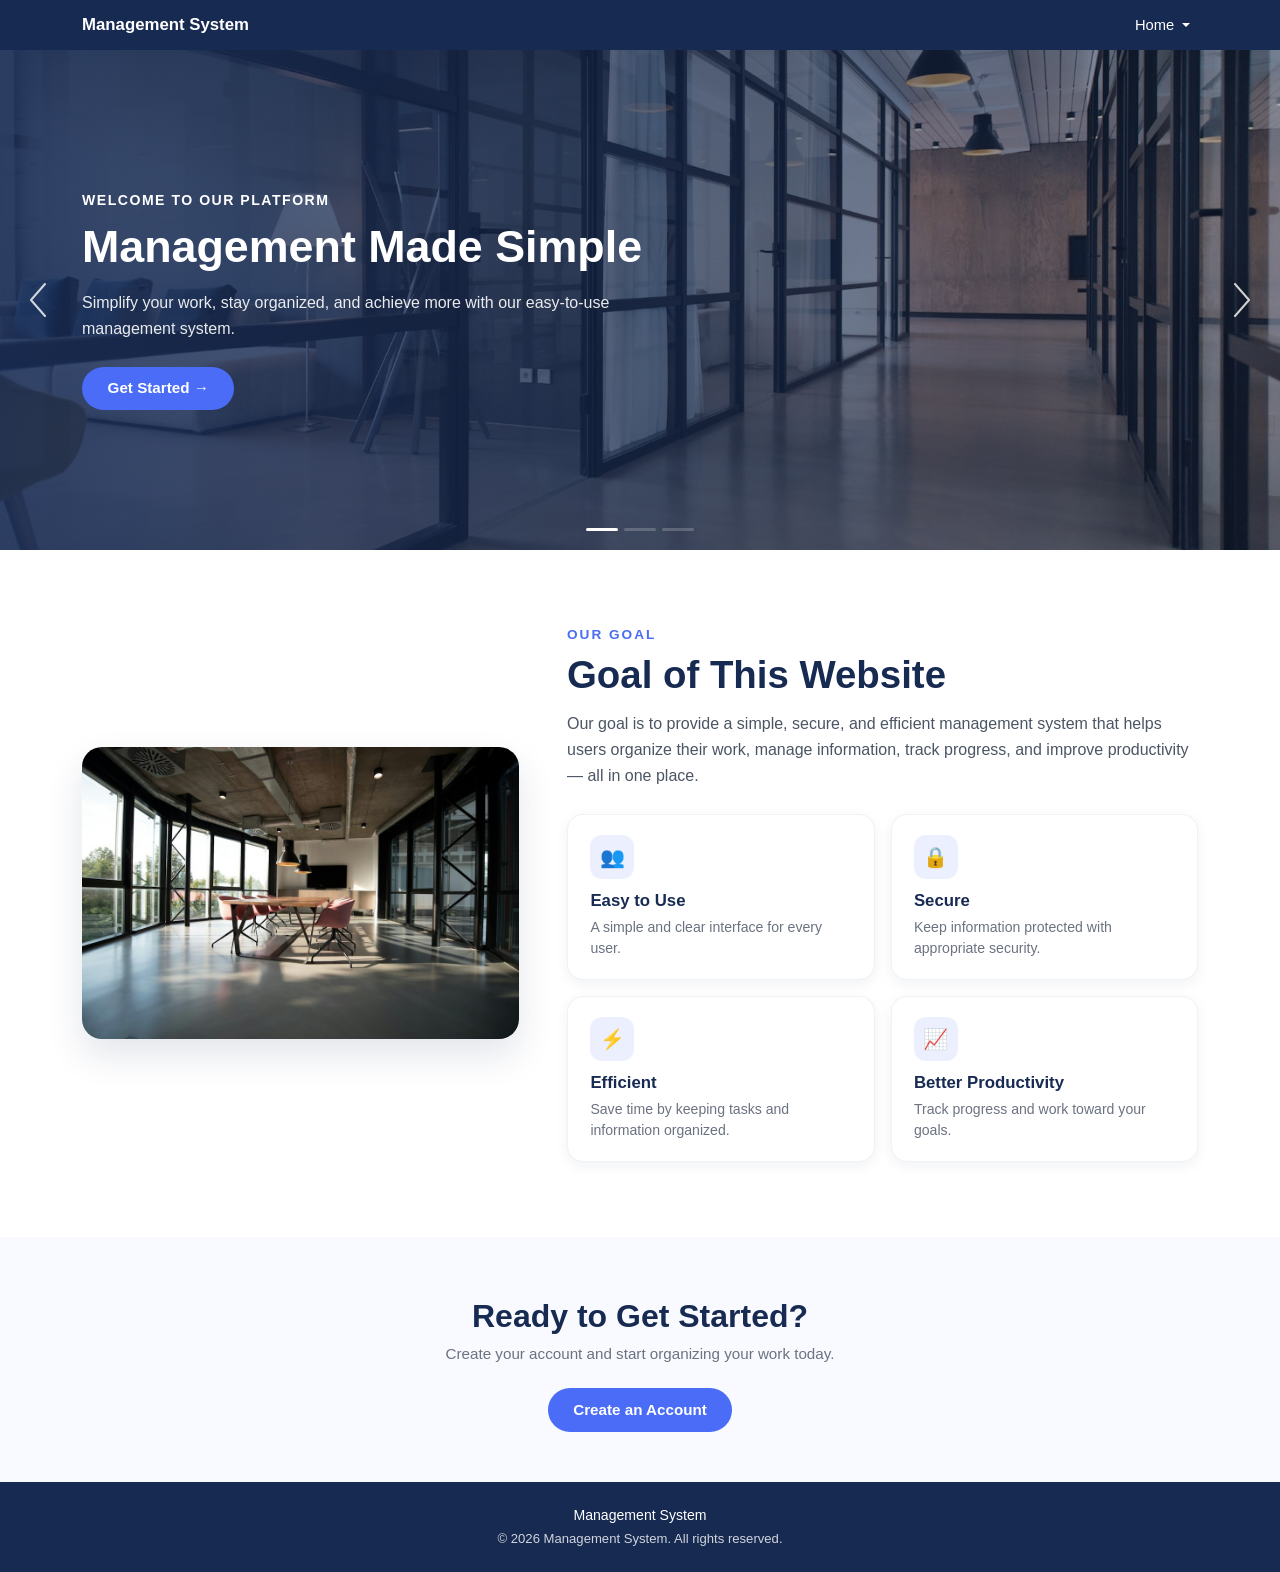
<file: index.html>
<!DOCTYPE html>
<html lang="en">
<head>
  <meta charset="UTF-8">
  <meta name="viewport" content="width=device-width, initial-scale=1">
  <title>Management System</title>
  <link href="https://cdn.jsdelivr.net/npm/bootstrap@5.3.3/dist/css/bootstrap.min.css" rel="stylesheet">
  <link rel="stylesheet" href="css/style.css">
</head>
<body class="page-index">

  <nav class="navbar navbar-expand fixed-top">
    <div class="container">
      <a class="navbar-brand" href="index.html">Management System</a>
      <ul class="navbar-nav ms-auto">
        <li class="nav-item dropdown">
          <a class="nav-link dropdown-toggle" href="#" role="button" data-bs-toggle="dropdown" aria-expanded="false">Home</a>
          <ul class="dropdown-menu dropdown-menu-end">
            <li><a class="dropdown-item" href="login.html">Login</a></li>
            <li><a class="dropdown-item" href="#">Sign Up</a></li>
            <li><a class="dropdown-item" href="#">Help</a></li>
          </ul>
        </li>
      </ul>
    </div>
  </nav>

  <!-- Carousel -->
  <div id="heroCarousel" class="carousel slide" data-bs-interval="false" data-bs-touch="true">
    <div class="carousel-indicators">
      <button type="button" data-bs-target="#heroCarousel" data-bs-slide-to="0" class="active" aria-current="true" aria-label="Slide 1"></button>
      <button type="button" data-bs-target="#heroCarousel" data-bs-slide-to="1" aria-label="Slide 2"></button>
      <button type="button" data-bs-target="#heroCarousel" data-bs-slide-to="2" aria-label="Slide 3"></button>
    </div>

    <div class="carousel-inner">
      <div class="carousel-item active" style="background-image:url('images/photo1.jpg')">
        <div class="hero-caption"><div class="container">
          <div class="eyebrow">Welcome to our platform</div>
          <h1>Management Made Simple</h1>
          <p>Simplify your work, stay organized, and achieve more with our easy-to-use management system.</p>
          <a href="login.html" class="btn btn-pill">Get Started &rarr;</a>
        </div></div>
      </div>
      <div class="carousel-item" style="background-image:url('images/photo2.jpg')">
        <div class="hero-caption"><div class="container">
          <div class="eyebrow">Work together</div>
          <h1>Better Team Collaboration</h1>
          <p>Keep your team connected, organize responsibilities, and manage tasks in one convenient place.</p>
          <a href="#goal" class="btn btn-pill">Join Us &rarr;</a>
        </div></div>
      </div>
      <div class="carousel-item" style="background-image:url('images/photo3.jpg')">
        <div class="hero-caption"><div class="container">
          <div class="eyebrow">Work smarter</div>
          <h1>Achieve Your Goals</h1>
          <p>Track progress, manage information, and improve productivity with a clear and organized workflow.</p>
          <a href="login.html" class="btn btn-pill">Login Now &rarr;</a>
        </div></div>
      </div>
    </div>

    <button class="carousel-control-prev" type="button" data-bs-target="#heroCarousel" data-bs-slide="prev" aria-label="Previous">
      <svg width="22" height="40" viewBox="0 0 22 40" fill="none" stroke="#fff" stroke-width="2" stroke-linecap="round" stroke-linejoin="round"><polyline points="18,4 4,20 18,36"/></svg>
    </button>
    <button class="carousel-control-next" type="button" data-bs-target="#heroCarousel" data-bs-slide="next" aria-label="Next">
      <svg width="22" height="40" viewBox="0 0 22 40" fill="none" stroke="#fff" stroke-width="2" stroke-linecap="round" stroke-linejoin="round"><polyline points="4,4 18,20 4,36"/></svg>
    </button>
  </div>

  <!-- Goal -->
  <section id="goal">
    <div class="container">
      <div class="row align-items-center g-5">
        <div class="col-lg-5">
          <img src="images/photo4.jpg" alt="Modern meeting room" class="goal-img">
        </div>
        <div class="col-lg-7">
          <div class="goal-label">OUR GOAL</div>
          <h2>Goal of This Website</h2>
          <p class="goal-desc mb-4">Our goal is to provide a simple, secure, and efficient management system that helps users organize their work, manage information, track progress, and improve productivity — all in one place.</p>
          <div class="row g-3">
            <div class="col-md-6">
              <div class="feature-card">
                <div class="feature-icon">👥</div>
                <h5>Easy to Use</h5>
                <p>A simple and clear interface for every user.</p>
              </div>
            </div>
            <div class="col-md-6">
              <div class="feature-card">
                <div class="feature-icon">🔒</div>
                <h5>Secure</h5>
                <p>Keep information protected with appropriate security.</p>
              </div>
            </div>
            <div class="col-md-6">
              <div class="feature-card">
                <div class="feature-icon">⚡</div>
                <h5>Efficient</h5>
                <p>Save time by keeping tasks and information organized.</p>
              </div>
            </div>
            <div class="col-md-6">
              <div class="feature-card">
                <div class="feature-icon">📈</div>
                <h5>Better Productivity</h5>
                <p>Track progress and work toward your goals.</p>
              </div>
            </div>
          </div>
        </div>
      </div>
    </div>
  </section>

  <!-- CTA -->
  <section class="cta">
    <div class="container">
      <h2>Ready to Get Started?</h2>
      <p>Create your account and start organizing your work today.</p>
      <a href="login.html" class="btn btn-pill">Create an Account</a>
    </div>
  </section>

  <footer>
    <p>Management System</p>
    <p class="copy">&copy; 2026 Management System. All rights reserved.</p>
  </footer>

  <script src="https://cdn.jsdelivr.net/npm/bootstrap@5.3.3/dist/js/bootstrap.bundle.min.js"></script>
  <script src="js/script.js"></script>
</body>
</html>
</file>
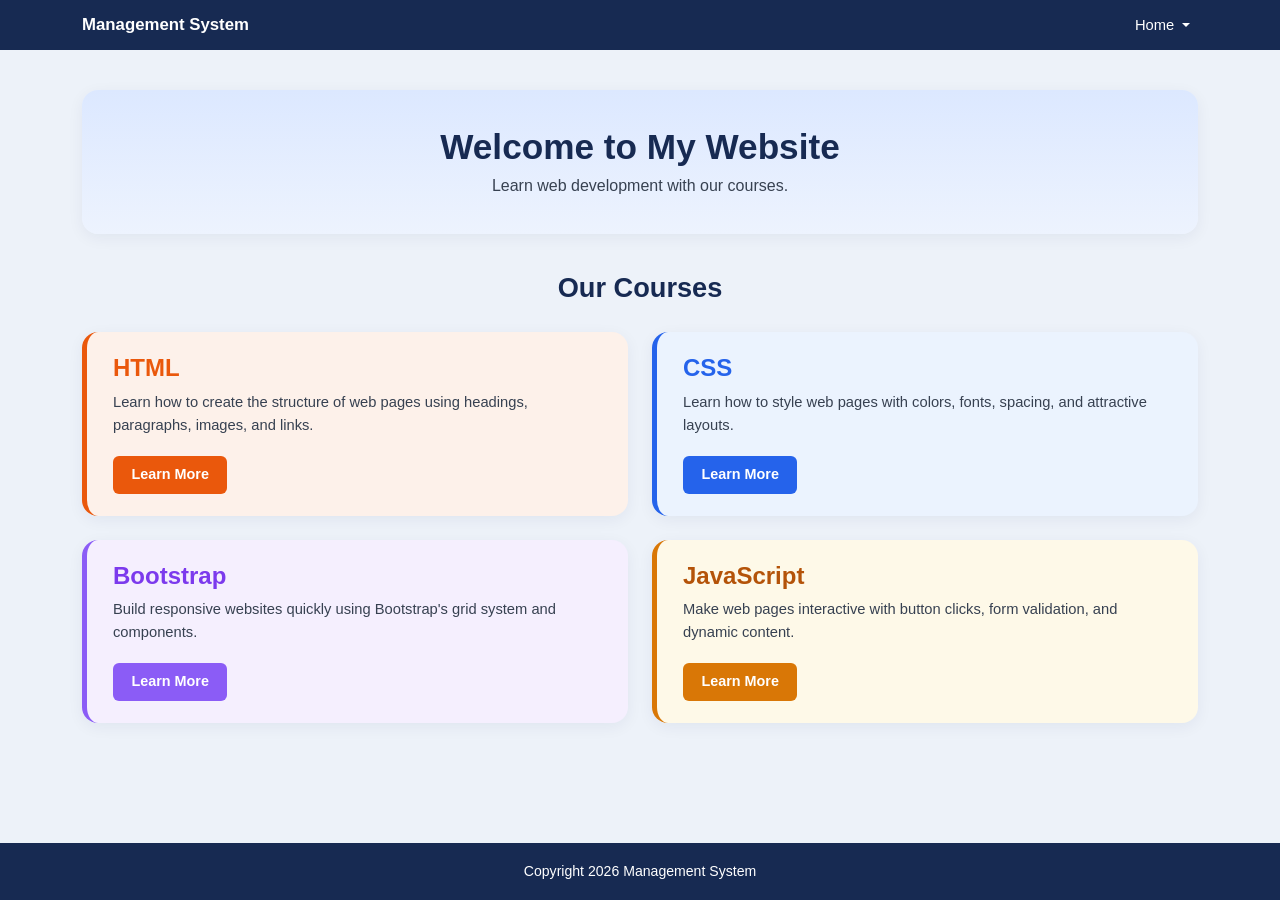
<file: home.html>
<!DOCTYPE html>
<html lang="en">
<head>
  <meta charset="UTF-8">
  <meta name="viewport" content="width=device-width, initial-scale=1">
  <title>Home - Management System</title>
  <link href="https://cdn.jsdelivr.net/npm/bootstrap@5.3.3/dist/css/bootstrap.min.css" rel="stylesheet">
  <link rel="stylesheet" href="css/style.css">
</head>
<body class="page-home">

  <nav class="navbar navbar-expand fixed-top">
    <div class="container">
      <a class="navbar-brand" href="index.html">Management System</a>
      <ul class="navbar-nav ms-auto">
        <li class="nav-item dropdown">
          <a class="nav-link dropdown-toggle" href="#" role="button" data-bs-toggle="dropdown" aria-expanded="false">Home</a>
          <ul class="dropdown-menu dropdown-menu-end">
            <li><a class="dropdown-item" href="login.html">Login</a></li>
            <li><a class="dropdown-item" href="#">Sign Up</a></li>
            <li><a class="dropdown-item" href="#">Help</a></li>
          </ul>
        </li>
      </ul>
    </div>
  </nav>

  <main>
    <div class="container" style="max-width: 1140px;">
      <div class="welcome">
        <h1>Welcome to My Website</h1>
        <p>Learn web development with our courses.</p>
      </div>

      <h2 class="section-title">Our Courses</h2>

      <div class="row g-4">
        <div class="col-md-6">
          <div class="course c-html">
            <h3>HTML</h3>
            <p>Learn how to create the structure of web pages using headings, paragraphs, images, and links.</p>
            <button class="btn" data-course="html" data-bs-toggle="modal" data-bs-target="#courseModal">Learn More</button>
          </div>
        </div>
        <div class="col-md-6">
          <div class="course c-css">
            <h3>CSS</h3>
            <p>Learn how to style web pages with colors, fonts, spacing, and attractive layouts.</p>
            <button class="btn" data-course="css" data-bs-toggle="modal" data-bs-target="#courseModal">Learn More</button>
          </div>
        </div>
        <div class="col-md-6">
          <div class="course c-bs">
            <h3>Bootstrap</h3>
            <p>Build responsive websites quickly using Bootstrap's grid system and components.</p>
            <button class="btn" data-course="bootstrap" data-bs-toggle="modal" data-bs-target="#courseModal">Learn More</button>
          </div>
        </div>
        <div class="col-md-6">
          <div class="course c-js">
            <h3>JavaScript</h3>
            <p>Make web pages interactive with button clicks, form validation, and dynamic content.</p>
            <button class="btn" data-course="javascript" data-bs-toggle="modal" data-bs-target="#courseModal">Learn More</button>
          </div>
        </div>
      </div>
    </div>
  </main>

  <!-- Modal -->
  <div class="modal fade" id="courseModal" tabindex="-1" aria-labelledby="courseModalLabel" aria-hidden="true">
    <div class="modal-dialog modal-dialog-centered">
      <div class="modal-content">
        <div class="modal-header">
          <h5 class="modal-title" id="courseModalLabel">Course Details</h5>
          <button type="button" class="btn-close" data-bs-dismiss="modal" aria-label="Close"></button>
        </div>
        <div class="modal-body">
          <h5 id="modalCourseTitle"></h5>
          <p id="modalCourseDesc" class="mb-0"></p>
        </div>
        <div class="modal-footer">
          <button type="button" class="btn btn-secondary" data-bs-dismiss="modal">Close</button>
        </div>
      </div>
    </div>
  </div>

  <footer>
    <p>Copyright 2026 Management System</p>
  </footer>

  <script src="https://cdn.jsdelivr.net/npm/bootstrap@5.3.3/dist/js/bootstrap.bundle.min.js"></script>
  <script src="js/script.js"></script>
</body>
</html>
</file>
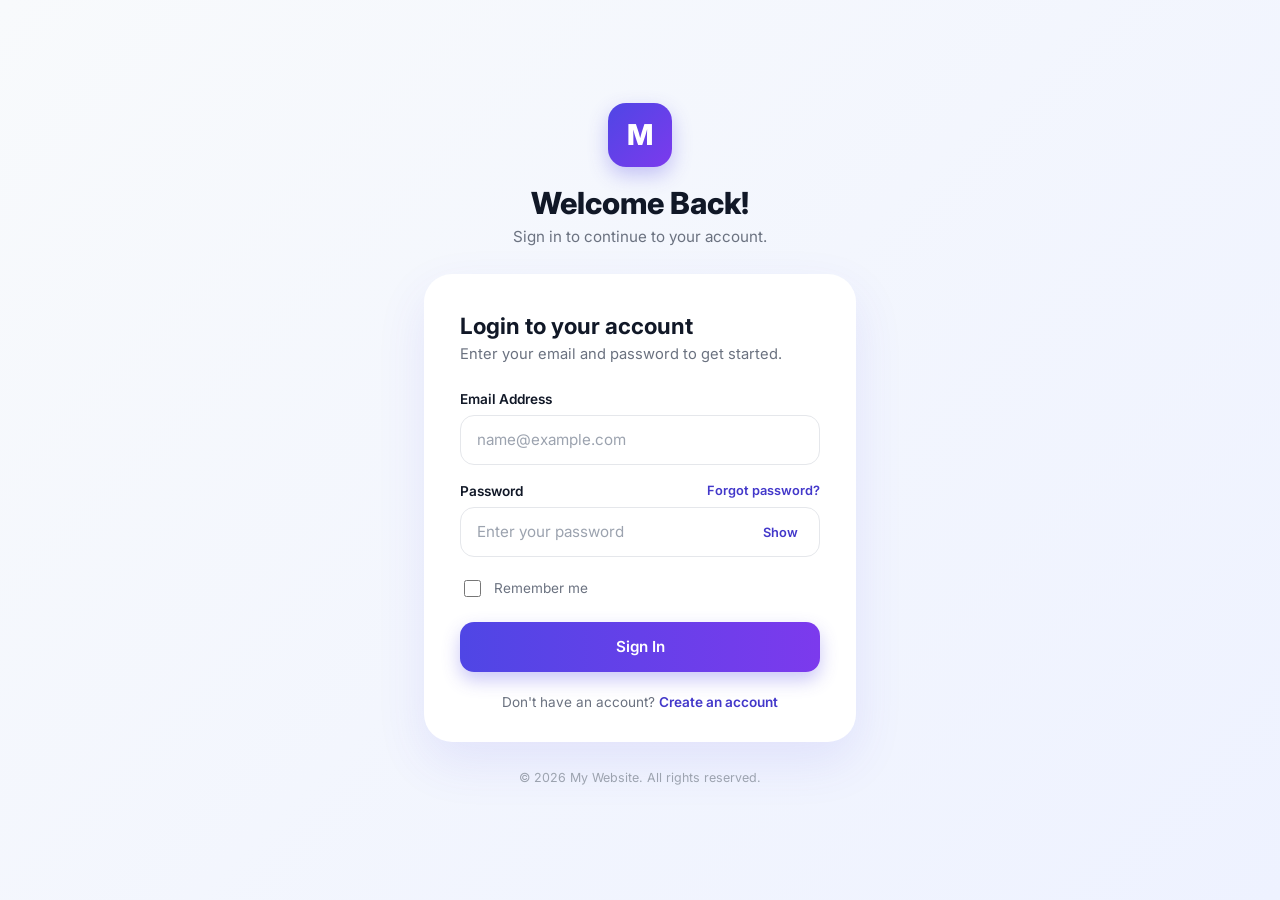
<file: login.html>
<!DOCTYPE html>
<html lang="en">
<head>
  <meta charset="UTF-8">
  <meta name="viewport" content="width=device-width, initial-scale=1">
  <title>Login</title>
  <link rel="preconnect" href="https://fonts.googleapis.com">
  <link rel="preconnect" href="https://fonts.gstatic.com" crossorigin>
  <link href="https://fonts.googleapis.com/css2?family=Inter:wght@400;500;600;700;800&display=swap" rel="stylesheet">
  <link rel="stylesheet" href="css/style.css">
</head>
<body class="page-login">

  <div class="logo">M</div>
  <h1>Welcome Back!</h1>
  <p class="sub">Sign in to continue to your account.</p>

  <div class="card">
    <h2>Login to your account</h2>
    <p class="hint">Enter your email and password to get started.</p>

    <form id="loginForm" novalidate>
      <div class="form-row"><label for="email">Email Address</label></div>
      <div class="field">
        <input type="email" id="email" placeholder="name@example.com" autocomplete="email">
      </div>
      <div class="error" id="emailError"></div>

      <div class="form-row">
        <label for="password">Password</label>
        <a href="#" class="link">Forgot password?</a>
      </div>
      <div class="field">
        <input type="password" id="password" placeholder="Enter your password" autocomplete="current-password">
        <button type="button" class="show-btn" id="toggleBtn">Show</button>
      </div>
      <div class="error" id="passwordError"></div>

      <div class="remember">
        <input type="checkbox" id="remember">
        <label for="remember" style="font-weight:400;color:#6b7280">Remember me</label>
      </div>

      <button type="submit" class="btn-signin">Sign In</button>
    </form>

    <p class="create">Don't have an account? <a href="#">Create an account</a></p>
  </div>

  <p class="copy">&copy; 2026 My Website. All rights reserved.</p>

  <script src="js/script.js"></script>
</body>
</html>
</file>
<file: css/style.css>
/* ── Variables ── */
:root {
  --navy:   #172a52;
  --blue:   #4a6cf7;
  --text:   #1b2a4a;
  --gray:   #6b7280;
  --dark:   #374151;
  --indigo: #4338ca;
  --shadow-sm: rgba(23, 42, 82, .06);
  --shadow-md: rgba(23, 42, 82, .12);
}

/* ── Base ── */
html { scroll-behavior: smooth; }

/* ── Navbar ── */
.navbar {
  background: var(--navy);
  height: 50px;
  padding: 0;
}

.navbar .container {
  height: 100%;
  display: flex;
  align-items: center;
  justify-content: space-between;
}

.navbar .navbar-brand {
  color: #fff;
  font-weight: 700;
  font-size: 1.05rem;
  padding: 0;
  margin: 0;
  line-height: 1;
}

.navbar .navbar-nav {
  flex-direction: row;
  align-items: center;
  margin: 0;
}

.navbar .nav-item.dropdown { position: relative; }

.navbar .nav-link {
  color: #fff;
  font-size: .92rem;
  padding: 0;
  display: flex;
  align-items: center;
  gap: 4px;
}

.navbar .nav-link:hover,
.navbar .nav-link.show { color: #9ec5ff; }

.navbar .dropdown-menu {
  position: absolute !important;
  top: 100% !important;
  right: 0 !important;
  left: auto !important;
  border: 0;
  border-radius: 8px;
  box-shadow: 0 4px 16px rgba(0, 0, 0, .12);
  padding: 6px 0;
  min-width: 120px;
  margin-top: 4px !important;
  background: #fff;
}

.dropdown-item {
  padding: 6px 16px;
  font-size: .9rem;
  color: var(--dark);
  transition: background-color .15s, color .15s;
}

.dropdown-item:hover,
.dropdown-item:focus,
.dropdown-item:active {
  background-color: #0d6efd;
  color: #fff;
}

/* ── Common Shared ── */
.btn-pill {
  background: var(--blue);
  color: #fff;
  font-weight: 600;
  border-radius: 50px;
  padding: .65rem 1.6rem;
  font-size: .95rem;
  border: 0;
  display: inline-block;
  text-decoration: none;
}

.btn-pill:hover {
  background: #3a5ce5;
  color: #fff;
}

footer {
  background: var(--navy);
  color: #fff;
  text-align: center;
}

footer p { margin: 0; }


/* ══════════════════════════════
   Index Page
══════════════════════════════ */
.page-index {
  font-family: Arial, Helvetica, sans-serif;
  padding-top: 50px;
  color: var(--text);
  background: #fff;
}

/* Carousel */
.page-index .carousel-item {
  height: 500px;
  background-size: cover;
  background-position: center;
}

.page-index .carousel-item::before {
  content: "";
  position: absolute;
  inset: 0;
  background: linear-gradient(90deg,
    rgba(23, 42, 82, .88) 0%,
    rgba(23, 42, 82, .65) 50%,
    rgba(23, 42, 82, .35) 100%);
}

.page-index .hero-caption {
  position: absolute;
  inset: 0;
  display: flex;
  align-items: center;
}

.page-index .hero-caption .eyebrow {
  color: #fff;
  font-weight: 700;
  font-size: .88rem;
  letter-spacing: 1.5px;
  text-transform: uppercase;
}

.page-index .hero-caption h1 {
  color: #fff;
  font-weight: 700;
  font-size: 2.8rem;
  line-height: 1.3;
  max-width: 620px;
  margin: .4rem 0 .9rem;
}

.page-index .hero-caption p {
  color: rgba(255, 255, 255, .9);
  font-size: 1rem;
  line-height: 1.65;
  max-width: 560px;
  margin-bottom: 1.5rem;
}

.page-index .carousel-indicators { margin-bottom: 1.2rem; }

.page-index .carousel-indicators [data-bs-target] {
  width: 32px;
  height: 3px;
  border: 0;
  border-radius: 2px;
  background-color: rgba(255, 255, 255, .4);
}

.page-index .carousel-indicators .active { background-color: #fff; }

.page-index .carousel-control-prev,
.page-index .carousel-control-next {
  width: 6%;
  opacity: .8;
}

.page-index .carousel-control-prev:hover,
.page-index .carousel-control-next:hover { opacity: 1; }

/* Goal section */
.page-index #goal {
  background: #fff;
  padding: 75px 0;
  scroll-margin-top: 50px;
}

.page-index .goal-img {
  width: 100%;
  border-radius: 20px;
  box-shadow: 0 16px 36px var(--shadow-md);
  display: block;
}

.page-index .goal-label {
  color: var(--blue);
  font-weight: 700;
  letter-spacing: 2px;
  font-size: .85rem;
  margin-bottom: .4rem;
}

.page-index #goal h2 {
  font-weight: 700;
  font-size: 2.4rem;
  color: var(--navy);
  margin-bottom: .8rem;
}

.page-index .goal-desc {
  color: #4b5563;
  font-size: 1rem;
  line-height: 1.65;
  margin-bottom: 1.8rem;
}

/* Feature cards */
.feature-card {
  background: #fff;
  border-radius: 16px;
  padding: 1.25rem 1.4rem;
  height: 100%;
  box-shadow: 0 4px 14px var(--shadow-sm);
  border: 1px solid var(--shadow-sm);
  transition: transform .25s, box-shadow .25s;
}

.feature-card:hover {
  transform: translateY(-4px);
  box-shadow: 0 12px 24px var(--shadow-md);
}

.feature-icon {
  width: 44px;
  height: 44px;
  border-radius: 12px;
  background: #eceffd;
  display: flex;
  align-items: center;
  justify-content: center;
  font-size: 1.25rem;
  margin-bottom: .75rem;
}

.feature-card h5 {
  font-weight: 700;
  color: var(--navy);
  font-size: 1.05rem;
  margin-bottom: .35rem;
}

.feature-card p {
  color: var(--gray);
  font-size: .88rem;
  line-height: 1.5;
  margin: 0;
}

/* CTA */
.page-index .cta {
  text-align: center;
  padding: 60px 0 50px;
  background: #f8faff;
}

.page-index .cta h2 {
  font-weight: 700;
  font-size: 2rem;
  color: var(--navy);
  margin-bottom: .5rem;
}

.page-index .cta p {
  color: var(--gray);
  font-size: .95rem;
  margin-bottom: 1.4rem;
}

/* Footer */
.page-index footer {
  padding: 24px 0;
  font-size: .88rem;
  line-height: 1.4;
}

.page-index footer p.copy {
  margin-top: 4px;
  font-size: .82rem;
  color: rgba(255, 255, 255, .8);
}

@media (max-width: 767px) {
  .page-index .carousel-item { height: 420px; }
  .page-index .hero-caption h1 { font-size: 2rem; }
  .page-index #goal { padding: 50px 0; }
}


/* ══════════════════════════════
   Login Page
══════════════════════════════ */
.page-login,
.page-login * { box-sizing: border-box; }

.page-login {
  margin: 0;
  min-height: 100vh;
  font-family: 'Inter', Arial, sans-serif;
  color: #111827;
  background: linear-gradient(135deg, #f8fafc 0%, #eef2ff 100%);
  display: flex;
  flex-direction: column;
  align-items: center;
  justify-content: center;
  padding: 40px 16px;
}

.page-login .logo {
  width: 64px;
  height: 64px;
  border-radius: 18px;
  background: linear-gradient(135deg, #4f46e5, #7c3aed);
  color: #fff;
  font-weight: 800;
  font-size: 1.8rem;
  display: flex;
  align-items: center;
  justify-content: center;
  box-shadow: 0 8px 20px rgba(79, 70, 229, .3);
}

.page-login h1 {
  font-size: 1.9rem;
  font-weight: 800;
  margin: 18px 0 6px;
}

.page-login .sub {
  color: var(--gray);
  font-size: .95rem;
  margin: 0 0 28px;
}

.page-login .card {
  width: 100%;
  max-width: 432px;
  background: #fff;
  border-radius: 28px;
  padding: 38px 36px 32px;
  box-shadow: 0 20px 50px rgba(79, 70, 229, .10);
}

.page-login .card h2 {
  font-size: 1.4rem;
  font-weight: 700;
  margin: 0 0 6px;
}

.page-login .card .hint {
  color: var(--gray);
  font-size: .92rem;
  margin: 0 0 28px;
}

.page-login label {
  font-size: .85rem;
  font-weight: 600;
  color: #111827;
}

.page-login .form-row {
  display: flex;
  justify-content: space-between;
  align-items: center;
  margin-top: 18px;
  margin-bottom: 8px;
}

.page-login .form-row:first-of-type { margin-top: 0; }

.page-login .field { position: relative; }

.page-login input[type=email],
.page-login input[type=password],
.page-login input[type=text] {
  width: 100%;
  height: 50px;
  border: 1px solid #e5e7eb;
  border-radius: 14px;
  padding: 0 16px;
  font-family: inherit;
  font-size: .95rem;
  color: #111827;
  outline: none;
  background: #fff;
  transition: border-color .2s, box-shadow .2s;
}

.page-login input::placeholder { color: #9ca3af; }

.page-login input:focus {
  border-color: #6366f1;
  box-shadow: 0 0 0 3px rgba(99, 102, 241, .15);
}

.page-login input.invalid { border-color: #ef4444; }

.page-login .error {
  color: #ef4444;
  font-size: .8rem;
  margin-top: 6px;
  min-height: 0;
}

.page-login .link,
.page-login .show-btn {
  color: var(--indigo);
  font-weight: 600;
  font-size: .8rem;
}

.page-login .link {
  text-decoration: none;
}

.page-login .link:hover { text-decoration: underline; }

.page-login .show-btn {
  position: absolute;
  right: 16px;
  top: 50%;
  transform: translateY(-50%);
  background: none;
  border: 0;
  cursor: pointer;
  font-family: inherit;
}

.page-login .remember {
  display: flex;
  align-items: center;
  gap: 10px;
  margin: 20px 0 22px;
  color: var(--gray);
  font-size: .92rem;
}

.page-login .remember input {
  width: 17px;
  height: 17px;
  accent-color: #4f46e5;
}

.page-login .btn-signin {
  width: 100%;
  height: 50px;
  border: 0;
  border-radius: 14px;
  color: #fff;
  font-family: inherit;
  font-weight: 600;
  font-size: .95rem;
  cursor: pointer;
  background: linear-gradient(90deg, #4f46e5, #7c3aed);
  box-shadow: 0 8px 18px rgba(79, 70, 229, .3);
  transition: transform .15s, box-shadow .15s;
}

.page-login .btn-signin:hover {
  transform: translateY(-1px);
  box-shadow: 0 12px 22px rgba(79, 70, 229, .35);
}

.page-login .create {
  text-align: center;
  color: var(--gray);
  font-size: .85rem;
  margin: 22px 0 0;
}

.page-login .create a {
  color: var(--indigo);
  font-weight: 600;
  text-decoration: none;
}

.page-login .copy {
  color: #9ca3af;
  font-size: .78rem;
  margin-top: 28px;
}


/* ══════════════════════════════
   Home Page
══════════════════════════════ */
.page-home {
  font-family: Arial, Helvetica, sans-serif;
  padding-top: 50px;
  background: #edf2f9;
  color: var(--navy);
  min-height: 100vh;
  display: flex;
  flex-direction: column;
}

.page-home main {
  flex: 1;
  padding: 40px 0 50px;
}

.page-home .welcome {
  background: linear-gradient(180deg, #dce8ff 0%, #edf3fe 100%);
  border-radius: 16px;
  text-align: center;
  padding: 36px 20px;
  box-shadow: 0 4px 16px var(--shadow-sm);
}

.page-home .welcome h1 {
  font-weight: 700;
  font-size: 2.2rem;
  margin-bottom: .35rem;
}

.page-home .welcome p {
  margin: 0;
  font-size: 1rem;
  color: var(--dark);
}

.page-home .section-title {
  text-align: center;
  font-weight: 700;
  font-size: 1.7rem;
  margin: 38px 0 28px;
}

/* Course cards */
.course {
  border-radius: 16px;
  padding: 22px 26px;
  border-left: 5px solid;
  height: 100%;
  box-shadow: 0 4px 16px var(--shadow-sm);
}

.course h3 {
  font-weight: 700;
  font-size: 1.5rem;
  margin-bottom: .5rem;
}

.course p {
  color: var(--dark);
  font-size: .92rem;
  line-height: 1.55;
  margin-bottom: 1.2rem;
}

.course .btn {
  color: #fff;
  border: 0;
  padding: .5rem 1.15rem;
  border-radius: 6px;
  font-size: .9rem;
  font-weight: 600;
}

.course .btn:hover {
  filter: brightness(.92);
  color: #fff;
}

.c-html { background: #fdf1ea; border-color: #ea580c; }
.c-html h3, .c-html .btn { color: #ea580c; }
.c-html .btn { background: #ea580c; color: #fff; }

.c-css { background: #ebf3fe; border-color: #2563eb; }
.c-css h3, .c-css .btn { color: #2563eb; }
.c-css .btn { background: #2563eb; color: #fff; }

.c-bs { background: #f5effe; border-color: #8b5cf6; }
.c-bs h3 { color: #7c3aed; }
.c-bs .btn { background: #8b5cf6; color: #fff; }

.c-js { background: #fef9e8; border-color: #d97706; }
.c-js h3 { color: #b45309; }
.c-js .btn { background: #d97706; color: #fff; }

/* Footer & Modal */
.page-home footer {
  padding: 18px 0;
  font-size: .88rem;
}

.page-home .modal-title { font-size: 1.1rem; }

.page-home .modal-body h5 {
  font-weight: 500;
  font-size: 1.3rem;
}
</file>
